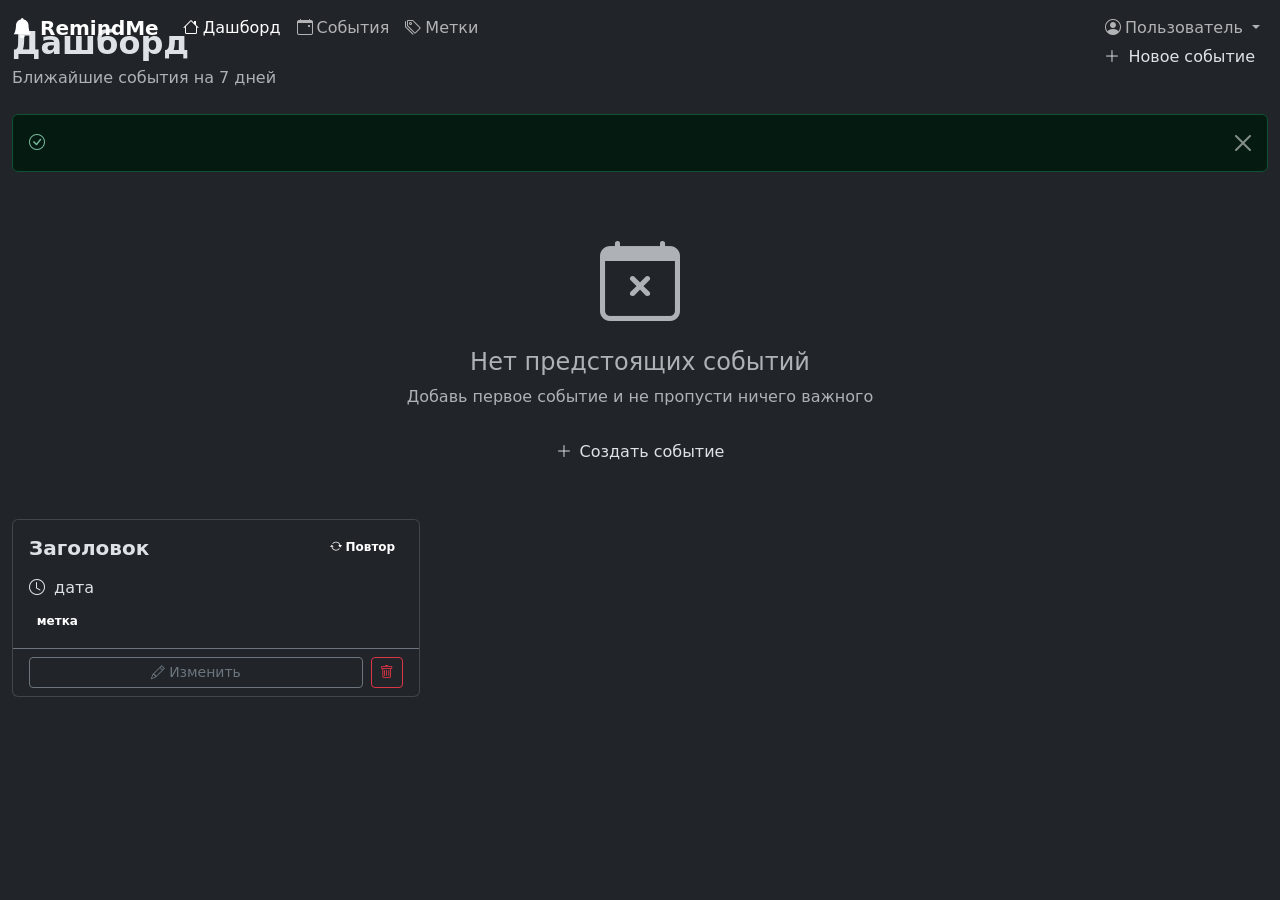
<file: src/main/resources/templates/dashboard/index.html>
<!DOCTYPE html>
<html lang="ru" data-bs-theme="dark"
      xmlns:th="http://www.thymeleaf.org"
      xmlns:sec="http://www.thymeleaf.org/extras/spring-security">
<head>
    <meta charset="UTF-8">
    <meta name="viewport" content="width=device-width, initial-scale=1.0">
    <meta name="_csrf" th:content="${_csrf.token}">
    <title>Дашборд — RemindMe</title>
    <link href="https://cdn.jsdelivr.net/npm/bootstrap@5.3.3/dist/css/bootstrap.min.css" rel="stylesheet">
    <link href="https://cdn.jsdelivr.net/npm/bootstrap-icons@1.11.3/font/bootstrap-icons.min.css" rel="stylesheet">
    <link th:href="@{/css/app.css}" rel="stylesheet">
</head>
<body>

<nav class="navbar navbar-expand-lg rm-navbar fixed-top">
    <div class="container-fluid">
        <a class="navbar-brand fw-bold" th:href="@{/}"><i class="bi bi-bell-fill me-2 text-accent"></i>RemindMe</a>
        <button class="navbar-toggler" type="button" data-bs-toggle="collapse" data-bs-target="#nav">
            <span class="navbar-toggler-icon"></span>
        </button>
        <div class="collapse navbar-collapse" id="nav">
            <ul class="navbar-nav me-auto">
                <li class="nav-item"><a class="nav-link active" th:href="@{/}"><i class="bi bi-house me-1"></i>Дашборд</a></li>
                <li class="nav-item"><a class="nav-link" th:href="@{/events}"><i class="bi bi-calendar-event me-1"></i>События</a></li>
                <li class="nav-item"><a class="nav-link" th:href="@{/labels}"><i class="bi bi-tags me-1"></i>Метки</a></li>
            </ul>
            <ul class="navbar-nav ms-auto">
                <li class="nav-item dropdown">
                    <a class="nav-link dropdown-toggle" href="#" data-bs-toggle="dropdown">
                        <i class="bi bi-person-circle me-1"></i><span sec:authentication="name">Пользователь</span>
                    </a>
                    <ul class="dropdown-menu dropdown-menu-end">
                        <li><a class="dropdown-item" th:href="@{/profile}"><i class="bi bi-gear me-2"></i>Настройки</a></li>
                        <li><hr class="dropdown-divider"></li>
                        <li>
                            <form th:action="@{/logout}" method="post" class="d-inline">
                                <button type="submit" class="dropdown-item text-danger"><i class="bi bi-box-arrow-right me-2"></i>Выйти</button>
                            </form>
                        </li>
                    </ul>
                </li>
            </ul>
        </div>
    </div>
</nav>

<main class="main-content">
    <div class="container-fluid py-4">
        <div class="d-flex align-items-center justify-content-between mb-4">
            <div>
                <h2 class="fw-bold mb-1">Дашборд</h2>
                <p class="text-muted mb-0">Ближайшие события на 7 дней</p>
            </div>
            <a th:href="@{/events/new}" class="btn btn-accent">
                <i class="bi bi-plus-lg me-2"></i>Новое событие
            </a>
        </div>

        <div th:if="${success}" class="alert alert-success alert-dismissible fade show" role="alert">
            <i class="bi bi-check-circle me-2"></i><span th:text="${success}"></span>
            <button type="button" class="btn-close" data-bs-dismiss="alert"></button>
        </div>

        <div th:if="${#lists.isEmpty(upcoming)}" class="text-center py-5 empty-state">
            <i class="bi bi-calendar-x display-1 text-muted"></i>
            <h4 class="mt-3 text-muted">Нет предстоящих событий</h4>
            <p class="text-muted">Добавь первое событие и не пропусти ничего важного</p>
            <a th:href="@{/events/new}" class="btn btn-accent mt-2">
                <i class="bi bi-plus-lg me-2"></i>Создать событие
            </a>
        </div>

        <div class="row g-3" th:unless="${#lists.isEmpty(upcoming)}">
            <div class="col-12 col-md-6 col-xl-4" th:each="event : ${upcoming}">
                <div class="card rm-card event-card h-100">
                    <div class="card-body">
                        <div class="d-flex justify-content-between align-items-start mb-2">
                            <h5 class="card-title mb-0 fw-semibold" th:text="${event.title}">Заголовок</h5>
                            <span class="badge bg-accent" th:if="${event.recurring}">
                                <i class="bi bi-arrow-repeat me-1"></i>Повтор
                            </span>
                        </div>
                        <p class="card-text text-muted small" th:text="${event.description}"></p>
                        <div class="event-time mt-2">
                            <i class="bi bi-clock me-1 text-accent"></i>
                            <span th:attr="data-utc=${event.nextOccurrenceAt}" th:text="${event.nextOccurrenceDisplay()}">дата</span>
                        </div>
                        <div class="mt-2" th:unless="${#lists.isEmpty(event.labelIds)}">
                            <th:block th:each="labelId : ${event.labelIds}">
                                <th:block th:each="label : ${labels}">
                                    <span th:if="${label.id == labelId}"
                                          class="badge label-badge me-1"
                                          th:style="'background-color:' + ${label.color}"
                                          th:text="${label.name}">метка</span>
                                </th:block>
                            </th:block>
                        </div>
                    </div>
                    <div class="card-footer bg-transparent border-top border-secondary d-flex gap-2">
                        <a th:href="@{/events/{id}/edit(id=${event.id})}" class="btn btn-sm btn-outline-secondary flex-grow-1">
                            <i class="bi bi-pencil me-1"></i>Изменить
                        </a>
                        <button class="btn btn-sm btn-outline-danger"
                                th:attr="data-event-id=${event.id}"
                                onclick="deleteEvent(this)">
                            <i class="bi bi-trash"></i>
                        </button>
                    </div>
                </div>
            </div>
        </div>
    </div>
</main>

<script src="https://cdn.jsdelivr.net/npm/bootstrap@5.3.3/dist/js/bootstrap.bundle.min.js"></script>
<script th:src="@{/js/app.js}"></script>
</body>
</html>
</file>
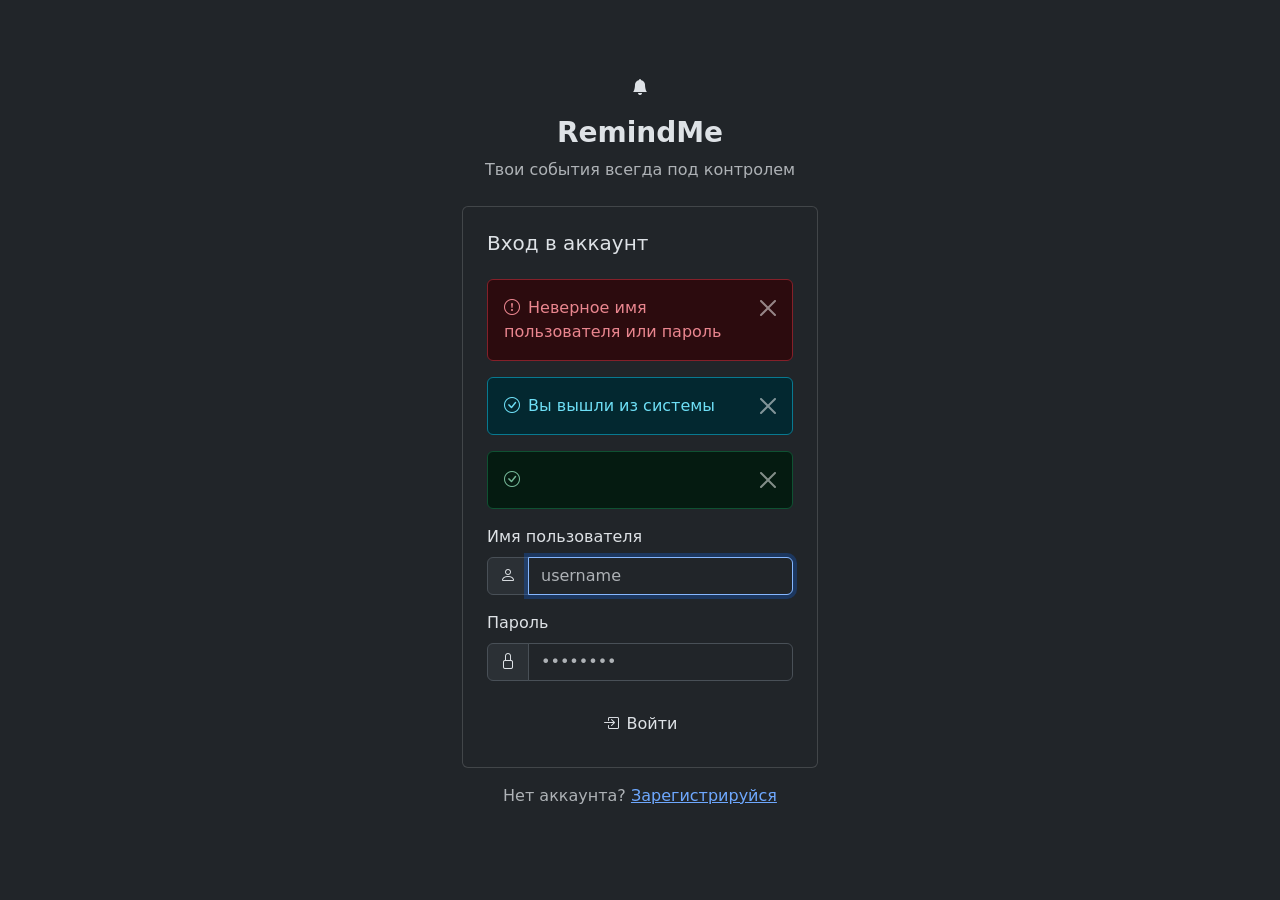
<file: src/main/resources/templates/auth/login.html>
<!DOCTYPE html>
<html lang="ru" data-bs-theme="dark" xmlns:th="http://www.thymeleaf.org">
<head>
    <meta charset="UTF-8">
    <meta name="viewport" content="width=device-width, initial-scale=1.0">
    <title>Вход — RemindMe</title>
    <link href="https://cdn.jsdelivr.net/npm/bootstrap@5.3.3/dist/css/bootstrap.min.css" rel="stylesheet">
    <link href="https://cdn.jsdelivr.net/npm/bootstrap-icons@1.11.3/font/bootstrap-icons.min.css" rel="stylesheet">
    <link th:href="@{/css/app.css}" rel="stylesheet">
</head>
<body class="auth-page">
<div class="container">
    <div class="row justify-content-center align-items-center min-vh-100">
        <div class="col-12 col-sm-8 col-md-6 col-lg-4">
            <div class="text-center mb-4">
                <div class="brand-icon mb-3">
                    <i class="bi bi-bell-fill"></i>
                </div>
                <h1 class="h3 fw-bold text-gradient">RemindMe</h1>
                <p class="text-muted">Твои события всегда под контролем</p>
            </div>

            <div class="card rm-card">
                <div class="card-body p-4">
                    <h5 class="card-title mb-4">Вход в аккаунт</h5>

                    <div th:if="${param.error}" class="alert alert-danger alert-dismissible fade show" role="alert">
                        <i class="bi bi-exclamation-circle me-2"></i>Неверное имя пользователя или пароль
                        <button type="button" class="btn-close" data-bs-dismiss="alert"></button>
                    </div>
                    <div th:if="${param.logout}" class="alert alert-info alert-dismissible fade show" role="alert">
                        <i class="bi bi-check-circle me-2"></i>Вы вышли из системы
                        <button type="button" class="btn-close" data-bs-dismiss="alert"></button>
                    </div>
                    <div th:if="${success}" class="alert alert-success alert-dismissible fade show" role="alert">
                        <i class="bi bi-check-circle me-2"></i><span th:text="${success}"></span>
                        <button type="button" class="btn-close" data-bs-dismiss="alert"></button>
                    </div>

                    <form th:action="@{/login}" method="post">
                        <div class="mb-3">
                            <label class="form-label">Имя пользователя</label>
                            <div class="input-group">
                                <span class="input-group-text"><i class="bi bi-person"></i></span>
                                <input type="text" name="username" class="form-control" placeholder="username" autofocus required>
                            </div>
                        </div>
                        <div class="mb-4">
                            <label class="form-label">Пароль</label>
                            <div class="input-group">
                                <span class="input-group-text"><i class="bi bi-lock"></i></span>
                                <input type="password" name="password" class="form-control" placeholder="••••••••" required>
                            </div>
                        </div>
                        <button type="submit" class="btn btn-accent w-100">
                            <i class="bi bi-box-arrow-in-right me-2"></i>Войти
                        </button>
                    </form>
                </div>
            </div>

            <p class="text-center mt-3 text-muted">
                Нет аккаунта? <a th:href="@{/register}" class="text-accent">Зарегистрируйся</a>
            </p>
        </div>
    </div>
</div>
<script src="https://cdn.jsdelivr.net/npm/bootstrap@5.3.3/dist/js/bootstrap.bundle.min.js"></script>
</body>
</html>
</file>
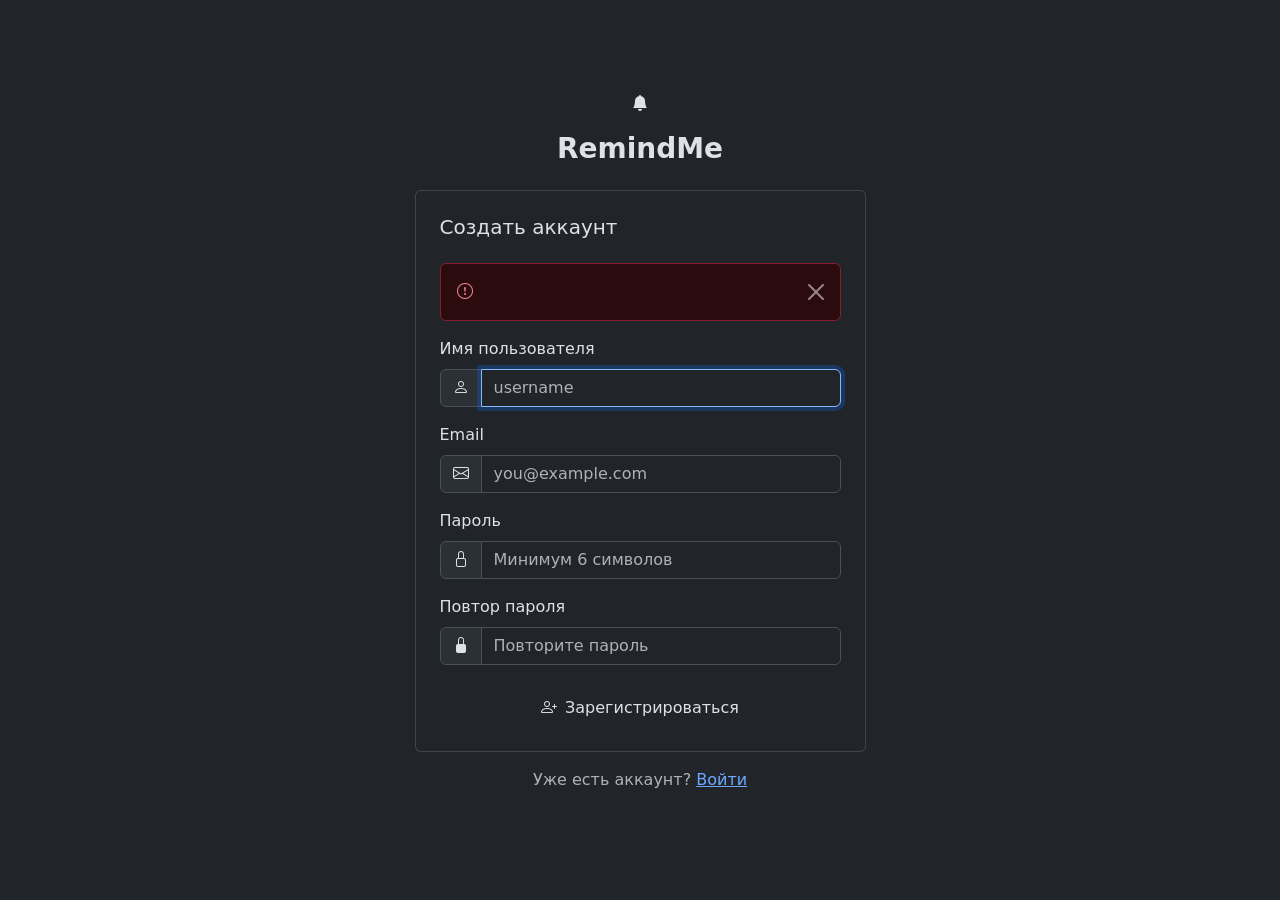
<file: src/main/resources/templates/auth/register.html>
<!DOCTYPE html>
<html lang="ru" data-bs-theme="dark" xmlns:th="http://www.thymeleaf.org">
<head>
    <meta charset="UTF-8">
    <meta name="viewport" content="width=device-width, initial-scale=1.0">
    <title>Регистрация — RemindMe</title>
    <link href="https://cdn.jsdelivr.net/npm/bootstrap@5.3.3/dist/css/bootstrap.min.css" rel="stylesheet">
    <link href="https://cdn.jsdelivr.net/npm/bootstrap-icons@1.11.3/font/bootstrap-icons.min.css" rel="stylesheet">
    <link th:href="@{/css/app.css}" rel="stylesheet">
</head>
<body class="auth-page">
<div class="container">
    <div class="row justify-content-center align-items-center min-vh-100">
        <div class="col-12 col-sm-9 col-md-6 col-lg-5">
            <div class="text-center mb-4">
                <div class="brand-icon mb-3">
                    <i class="bi bi-bell-fill"></i>
                </div>
                <h1 class="h3 fw-bold text-gradient">RemindMe</h1>
            </div>

            <div class="card rm-card">
                <div class="card-body p-4">
                    <h5 class="card-title mb-4">Создать аккаунт</h5>

                    <div th:if="${error}" class="alert alert-danger alert-dismissible fade show" role="alert">
                        <i class="bi bi-exclamation-circle me-2"></i><span th:text="${error}"></span>
                        <button type="button" class="btn-close" data-bs-dismiss="alert"></button>
                    </div>

                    <form th:action="@{/register}" method="post" th:object="${registerRequest}">
                        <div class="mb-3">
                            <label class="form-label">Имя пользователя</label>
                            <div class="input-group">
                                <span class="input-group-text"><i class="bi bi-person"></i></span>
                                <input type="text" th:field="*{username}" class="form-control" placeholder="username" autofocus required minlength="3" maxlength="50">
                            </div>
                        </div>
                        <div class="mb-3">
                            <label class="form-label">Email</label>
                            <div class="input-group">
                                <span class="input-group-text"><i class="bi bi-envelope"></i></span>
                                <input type="email" th:field="*{email}" class="form-control" placeholder="you@example.com" required>
                            </div>
                        </div>
                        <div class="mb-3">
                            <label class="form-label">Пароль</label>
                            <div class="input-group">
                                <span class="input-group-text"><i class="bi bi-lock"></i></span>
                                <input type="password" th:field="*{password}" class="form-control" placeholder="Минимум 6 символов" required minlength="6">
                            </div>
                        </div>
                        <div class="mb-4">
                            <label class="form-label">Повтор пароля</label>
                            <div class="input-group">
                                <span class="input-group-text"><i class="bi bi-lock-fill"></i></span>
                                <input type="password" th:field="*{confirmPassword}" class="form-control" placeholder="Повторите пароль" required>
                            </div>
                        </div>
                        <button type="submit" class="btn btn-accent w-100">
                            <i class="bi bi-person-plus me-2"></i>Зарегистрироваться
                        </button>
                    </form>
                </div>
            </div>

            <p class="text-center mt-3 text-muted">
                Уже есть аккаунт? <a th:href="@{/login}" class="text-accent">Войти</a>
            </p>
        </div>
    </div>
</div>
<script src="https://cdn.jsdelivr.net/npm/bootstrap@5.3.3/dist/js/bootstrap.bundle.min.js"></script>
</body>
</html>
</file>
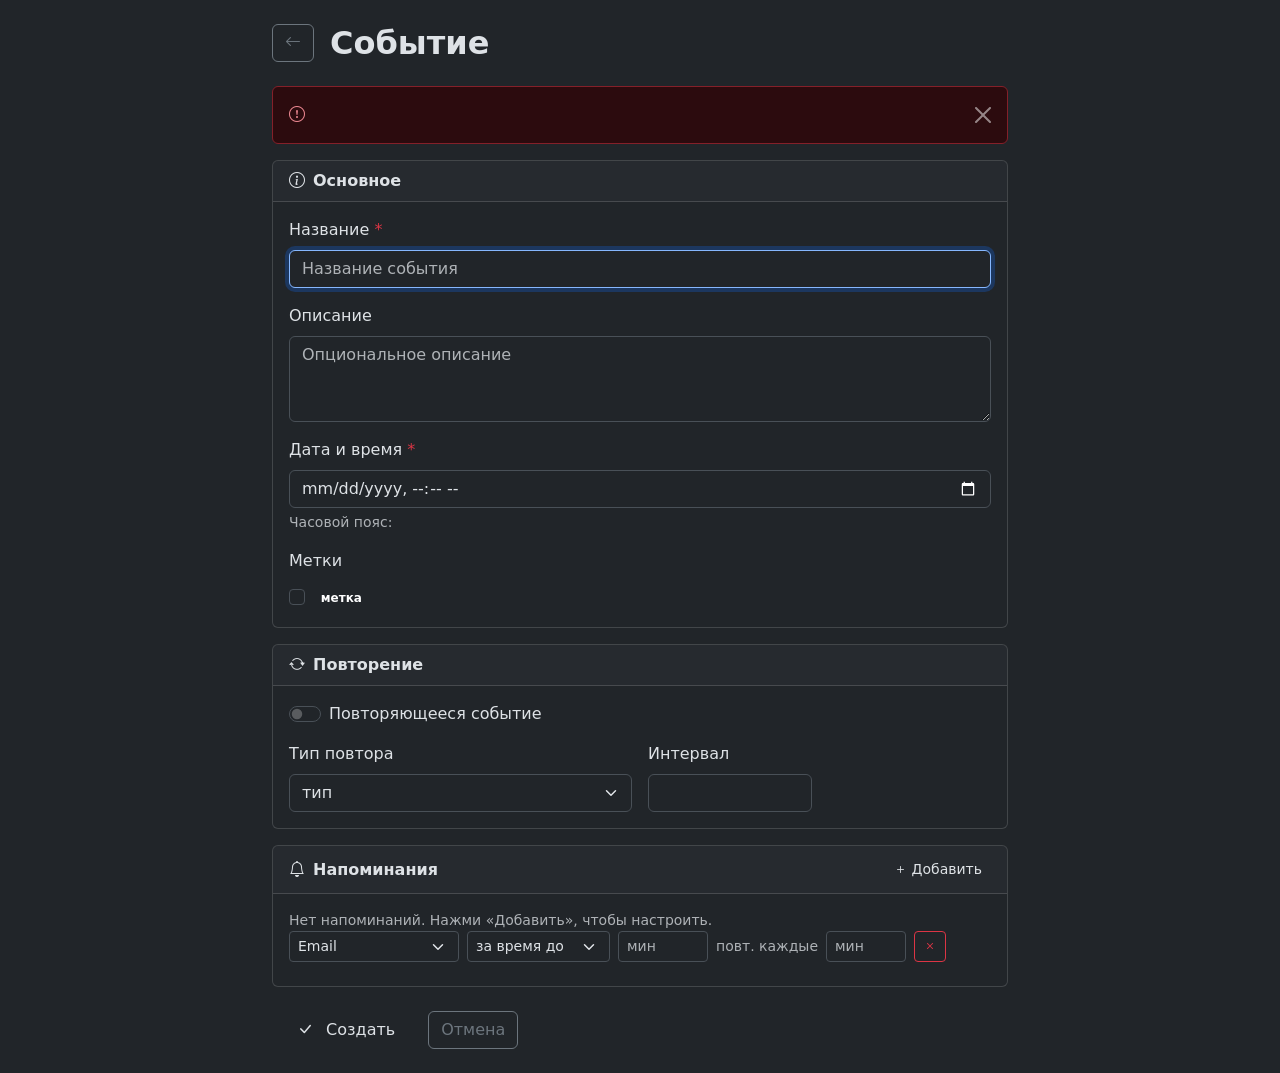
<file: src/main/resources/templates/events/form.html>
<!DOCTYPE html>
<html lang="ru" data-bs-theme="dark" xmlns:th="http://www.thymeleaf.org">
<head>
    <meta charset="UTF-8">
    <meta name="viewport" content="width=device-width, initial-scale=1.0">
    <meta name="_csrf" th:content="${_csrf.token}">
    <title th:text="${editing} ? 'Редактировать событие — RemindMe' : 'Новое событие — RemindMe'">Событие</title>
    <link href="https://cdn.jsdelivr.net/npm/bootstrap@5.3.3/dist/css/bootstrap.min.css" rel="stylesheet">
    <link href="https://cdn.jsdelivr.net/npm/bootstrap-icons@1.11.3/font/bootstrap-icons.min.css" rel="stylesheet">
    <link th:href="@{/css/app.css}" rel="stylesheet">
</head>
<body>

<div th:replace="~{layout/navbar :: navbar}"></div>

<main class="main-content">
    <div class="container py-4" style="max-width: 760px;">
        <div class="d-flex align-items-center mb-4">
            <a href="javascript:history.back()" class="btn btn-outline-secondary me-3">
                <i class="bi bi-arrow-left"></i>
            </a>
            <h2 class="fw-bold mb-0" th:text="${editing} ? 'Редактировать событие' : 'Новое событие'">Событие</h2>
        </div>

        <div th:if="${error}" class="alert alert-danger alert-dismissible fade show" role="alert">
            <i class="bi bi-exclamation-circle me-2"></i><span th:text="${error}"></span>
            <button type="button" class="btn-close" data-bs-dismiss="alert"></button>
        </div>

        <form th:action="${editing} ? @{/events/{id}/edit(id=${event.id})} : @{/events/new}" method="post">
            <input type="hidden" name="timezone" id="timezoneField"
                   th:value="${event?.timezone}">

            <div class="card rm-card mb-3">
                <div class="card-header fw-semibold"><i class="bi bi-info-circle me-2"></i>Основное</div>
                <div class="card-body">
                    <div class="mb-3">
                        <label class="form-label">Название <span class="text-danger">*</span></label>
                        <input type="text" name="title" class="form-control"
                               th:value="${event?.title}" placeholder="Название события" required maxlength="200" autofocus>
                    </div>
                    <div class="mb-3">
                        <label class="form-label">Описание</label>
                        <textarea name="description" class="form-control" rows="3"
                                  placeholder="Опциональное описание" th:text="${event?.description}"></textarea>
                    </div>
                    <div class="mb-3">
                        <label class="form-label">Дата и время <span class="text-danger">*</span></label>
                        <input type="datetime-local" name="eventAt" class="form-control" required
                               th:value="${event != null} ? ${event.eventAtInput()} : ''">
                        <div class="form-text">Часовой пояс: <span id="clientTimezone"></span></div>
                    </div>
                    <div th:unless="${#lists.isEmpty(labels)}">
                        <label class="form-label">Метки</label>
                        <div class="d-flex flex-wrap gap-2 mt-1">
                            <div th:each="label : ${labels}" class="form-check">
                                <input class="form-check-input" type="checkbox" name="labelIds"
                                       th:value="${label.id}" th:id="'lbl-' + ${label.id}"
                                       th:checked="${event != null and event.labelIds.contains(label.id)}">
                                <label class="form-check-label" th:for="'lbl-' + ${label.id}">
                                    <span class="badge label-badge"
                                          th:style="'background-color:' + ${label.color}"
                                          th:text="${label.name}">метка</span>
                                </label>
                            </div>
                        </div>
                    </div>
                </div>
            </div>

            <div class="card rm-card mb-3">
                <div class="card-header fw-semibold"><i class="bi bi-arrow-repeat me-2"></i>Повторение</div>
                <div class="card-body">
                    <div class="form-check form-switch mb-3">
                        <input class="form-check-input" type="checkbox" id="recurringSwitch" name="recurring"
                               th:checked="${event?.recurring}"
                               onchange="toggleRecurrence(this.checked)">
                        <label class="form-check-label" for="recurringSwitch">Повторяющееся событие</label>
                    </div>
                    <div id="recurrenceFields" th:classappend="${event?.recurring} ? '' : ' d-none'">
                        <div class="row g-3">
                            <div class="col-sm-6">
                                <label class="form-label">Тип повтора</label>
                                <select name="recurrenceType" class="form-select">
                                    <option th:each="rt : ${recurrenceTypes}"
                                            th:value="${rt.name()}"
                                            th:text="${rt.displayName()}"
                                            th:selected="${event?.recurrenceType == rt}">тип</option>
                                </select>
                            </div>
                            <div class="col-sm-3">
                                <label class="form-label">Интервал</label>
                                <input type="number" name="recurrenceInterval" class="form-control" min="1"
                                       th:value="${event?.recurrenceInterval ?: 1}">
                            </div>
                        </div>
                    </div>
                </div>
            </div>

            <div class="card rm-card mb-4">
                <div class="card-header d-flex justify-content-between align-items-center">
                    <span class="fw-semibold"><i class="bi bi-bell me-2"></i>Напоминания</span>
                    <button type="button" class="btn btn-sm btn-outline-accent" onclick="addRuleRow()">
                        <i class="bi bi-plus me-1"></i>Добавить
                    </button>
                </div>
                <div class="card-body">
                    <div id="rulesContainer">
                        <p class="text-muted small mb-0" id="noRulesHint"
                           th:if="${rules == null or #lists.isEmpty(rules)}">
                            Нет напоминаний. Нажми «Добавить», чтобы настроить.
                        </p>
                        <div th:each="rule : ${rules}" class="rule-row d-flex gap-2 align-items-center mb-2">
                            <select name="ruleChannels" class="form-select form-select-sm w-auto">
                                <option value="EMAIL" th:selected="${rule.channel.name() == 'EMAIL'}">Email</option>
                                <option value="TELEGRAM" th:selected="${rule.channel.name() == 'TELEGRAM'}">Telegram</option>
                                <option value="BOTH">Email + Telegram</option>
                            </select>
                            <select name="ruleNotifyTypes" class="form-select form-select-sm w-auto" onchange="toggleMinutes(this)">
                                <option value="BEFORE" th:selected="${rule.notifyType.name() == 'BEFORE'}">за время до</option>
                                <option value="START_OF_DAY" th:selected="${rule.notifyType.name() == 'START_OF_DAY'}">в начале дня</option>
                            </select>
                            <input type="number" name="ruleMinutes" class="form-control form-control-sm"
                                   style="width:90px" placeholder="мин" min="0"
                                   th:value="${rule.notifyBeforeMinutes}"
                                   th:classappend="${rule.notifyType.name() == 'START_OF_DAY'} ? ' d-none' : ''">
                            <span class="text-muted small text-nowrap"
                                  th:classappend="${rule.notifyType.name() == 'START_OF_DAY'} ? ' d-none' : ''">повт. каждые</span>
                            <input type="number" name="ruleRepeatIntervals" class="form-control form-control-sm"
                                   style="width:80px" placeholder="мин" min="1"
                                   th:value="${rule.repeatIntervalMinutes}"
                                   th:classappend="${rule.notifyType.name() == 'START_OF_DAY'} ? ' d-none' : ''">
                            <button type="button" class="btn btn-sm btn-outline-danger"
                                    onclick="this.closest('.rule-row').remove(); checkNoRules()">
                                <i class="bi bi-x"></i>
                            </button>
                        </div>
                    </div>
                </div>
            </div>

            <div class="d-flex gap-2">
                <button type="submit" class="btn btn-accent px-4">
                    <i class="bi bi-check-lg me-2"></i>
                    <span th:text="${editing} ? 'Сохранить' : 'Создать'">Создать</span>
                </button>
                <a href="javascript:history.back()" class="btn btn-outline-secondary">Отмена</a>
            </div>
        </form>
    </div>
</main>

<script src="https://cdn.jsdelivr.net/npm/bootstrap@5.3.3/dist/js/bootstrap.bundle.min.js"></script>
<script th:src="@{/js/app.js}"></script>
</body>
</html>
</file>
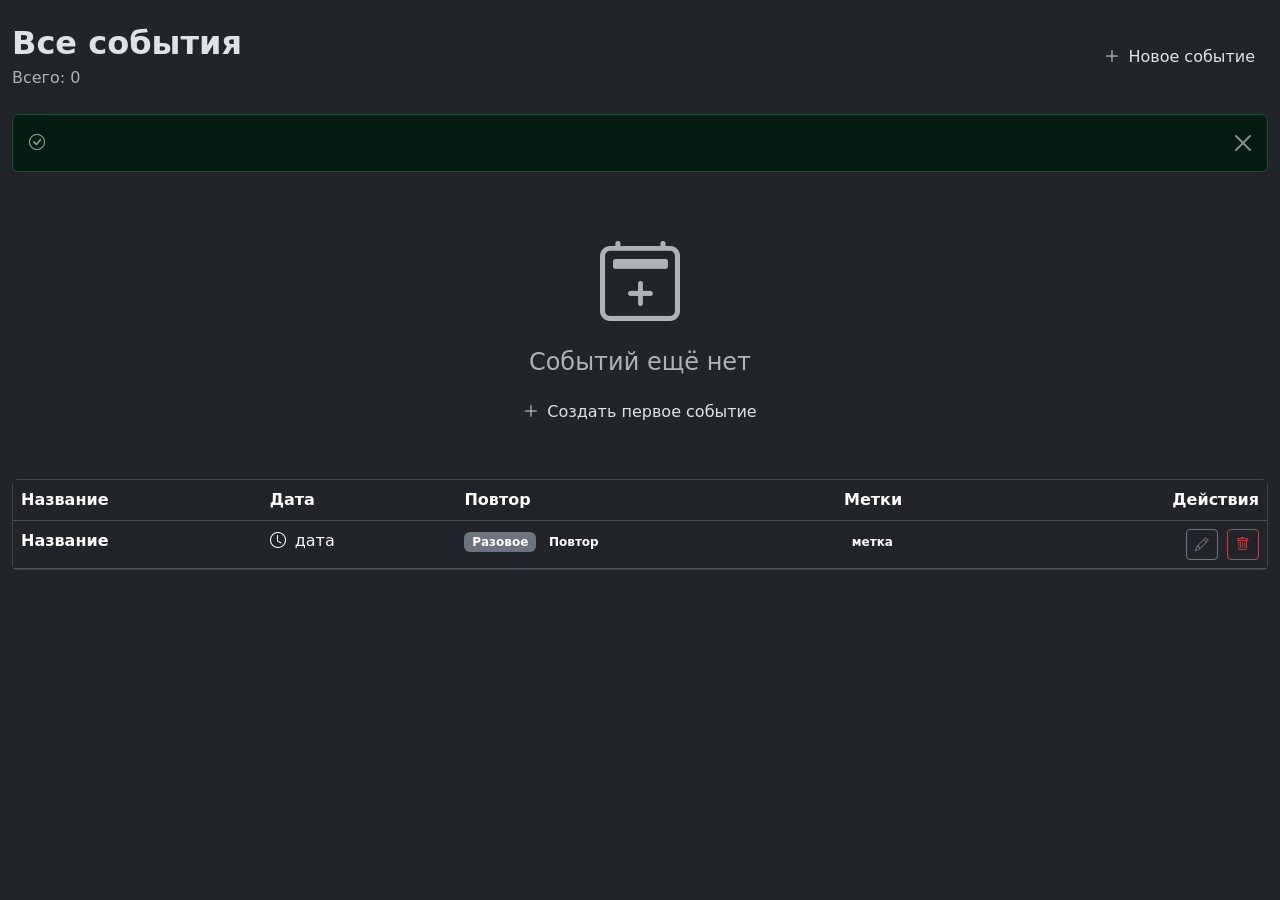
<file: src/main/resources/templates/events/list.html>
<!DOCTYPE html>
<html lang="ru" data-bs-theme="dark" xmlns:th="http://www.thymeleaf.org">
<head>
    <meta charset="UTF-8">
    <meta name="viewport" content="width=device-width, initial-scale=1.0">
    <meta name="_csrf" th:content="${_csrf.token}">
    <title>События — RemindMe</title>
    <link href="https://cdn.jsdelivr.net/npm/bootstrap@5.3.3/dist/css/bootstrap.min.css" rel="stylesheet">
    <link href="https://cdn.jsdelivr.net/npm/bootstrap-icons@1.11.3/font/bootstrap-icons.min.css" rel="stylesheet">
    <link th:href="@{/css/app.css}" rel="stylesheet">
</head>
<body>

<div th:replace="~{layout/navbar :: navbar}"></div>

<main class="main-content">
    <div class="container-fluid py-4">
        <div class="d-flex align-items-center justify-content-between mb-4">
            <div>
                <h2 class="fw-bold mb-1">Все события</h2>
                <p class="text-muted mb-0" th:text="'Всего: ' + ${#lists.size(events)}">Всего: 0</p>
            </div>
            <a th:href="@{/events/new}" class="btn btn-accent">
                <i class="bi bi-plus-lg me-2"></i>Новое событие
            </a>
        </div>

        <div th:if="${success}" class="alert alert-success alert-dismissible fade show" role="alert">
            <i class="bi bi-check-circle me-2"></i><span th:text="${success}"></span>
            <button type="button" class="btn-close" data-bs-dismiss="alert"></button>
        </div>

        <div th:if="${#lists.isEmpty(events)}" class="text-center py-5 empty-state">
            <i class="bi bi-calendar2-plus display-1 text-muted"></i>
            <h4 class="mt-3 text-muted">Событий ещё нет</h4>
            <a th:href="@{/events/new}" class="btn btn-accent mt-2">
                <i class="bi bi-plus-lg me-2"></i>Создать первое событие
            </a>
        </div>

        <div class="card rm-card" th:unless="${#lists.isEmpty(events)}">
            <div class="table-responsive">
                <table class="table table-dark table-hover mb-0">
                    <thead>
                    <tr>
                        <th>Название</th>
                        <th>Дата</th>
                        <th>Повтор</th>
                        <th>Метки</th>
                        <th class="text-end">Действия</th>
                    </tr>
                    </thead>
                    <tbody>
                    <tr th:each="event : ${events}">
                        <td>
                            <div class="fw-semibold" th:text="${event.title}">Название</div>
                            <div class="text-muted small" th:text="${event.description}"></div>
                        </td>
                        <td>
                            <i class="bi bi-clock me-1 text-accent"></i>
                            <span th:attr="data-utc=${event.nextOccurrenceAt}" th:text="${event.nextOccurrenceDisplay()}">дата</span>
                        </td>
                        <td>
                            <span class="badge bg-secondary" th:if="${!event.recurring}">Разовое</span>
                            <span class="badge bg-accent" th:if="${event.recurring}" th:text="${event.recurrenceType.displayName()}">Повтор</span>
                        </td>
                        <td>
                            <th:block th:each="labelId : ${event.labelIds}">
                                <th:block th:each="label : ${labels}">
                                    <span th:if="${label.id == labelId}"
                                          class="badge label-badge me-1"
                                          th:style="'background-color:' + ${label.color}"
                                          th:text="${label.name}">метка</span>
                                </th:block>
                            </th:block>
                        </td>
                        <td class="text-end">
                            <a th:href="@{/events/{id}/edit(id=${event.id})}" class="btn btn-sm btn-outline-secondary me-1">
                                <i class="bi bi-pencil"></i>
                            </a>
                            <button class="btn btn-sm btn-outline-danger"
                                    th:attr="data-event-id=${event.id}"
                                    onclick="deleteEvent(this)">
                                <i class="bi bi-trash"></i>
                            </button>
                        </td>
                    </tr>
                    </tbody>
                </table>
            </div>
        </div>
    </div>
</main>

<script src="https://cdn.jsdelivr.net/npm/bootstrap@5.3.3/dist/js/bootstrap.bundle.min.js"></script>
<script th:src="@{/js/app.js}"></script>
</body>
</html>
</file>
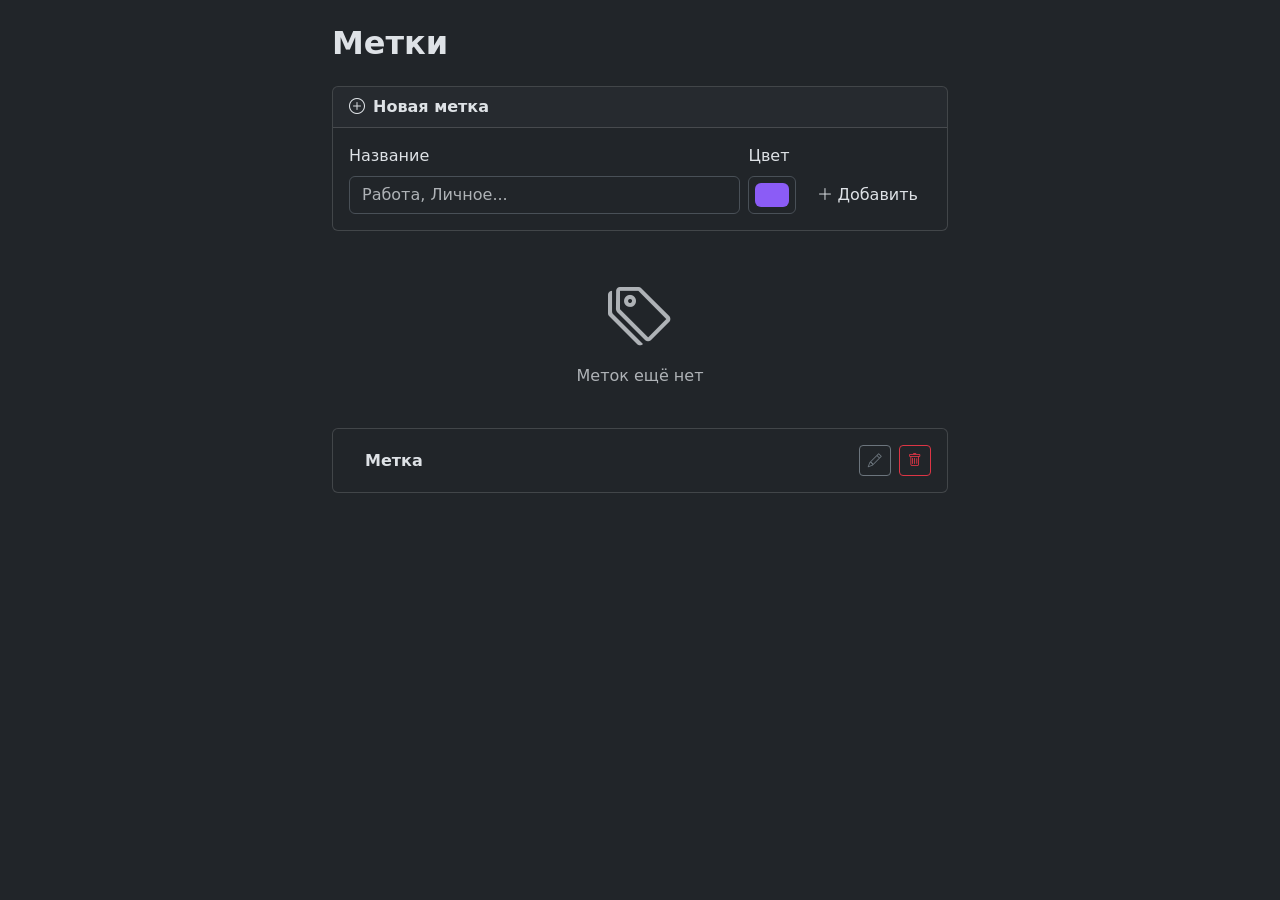
<file: src/main/resources/templates/labels/list.html>
<!DOCTYPE html>
<html lang="ru" data-bs-theme="dark" xmlns:th="http://www.thymeleaf.org">
<head>
    <meta charset="UTF-8">
    <meta name="viewport" content="width=device-width, initial-scale=1.0">
    <meta name="_csrf" th:content="${_csrf.token}">
    <title>Метки — RemindMe</title>
    <link href="https://cdn.jsdelivr.net/npm/bootstrap@5.3.3/dist/css/bootstrap.min.css" rel="stylesheet">
    <link href="https://cdn.jsdelivr.net/npm/bootstrap-icons@1.11.3/font/bootstrap-icons.min.css" rel="stylesheet">
    <link th:href="@{/css/app.css}" rel="stylesheet">
</head>
<body>

<div th:replace="~{layout/navbar :: navbar}"></div>

<main class="main-content">
    <div class="container py-4" style="max-width: 640px;">
        <h2 class="fw-bold mb-4">Метки</h2>

        <div class="card rm-card mb-4">
            <div class="card-header fw-semibold"><i class="bi bi-plus-circle me-2"></i>Новая метка</div>
            <div class="card-body">
                <form th:action="@{/labels}" method="post" class="d-flex gap-2 align-items-end flex-wrap">
                    <div class="flex-grow-1">
                        <label class="form-label">Название</label>
                        <input type="text" name="name" class="form-control" placeholder="Работа, Личное..." required maxlength="50">
                    </div>
                    <div>
                        <label class="form-label">Цвет</label>
                        <input type="color" name="color" class="form-control form-control-color" value="#8b5cf6">
                    </div>
                    <button type="submit" class="btn btn-accent align-self-end">
                        <i class="bi bi-plus-lg me-1"></i>Добавить
                    </button>
                </form>
            </div>
        </div>

        <div th:if="${#lists.isEmpty(labels)}" class="text-center py-4 empty-state">
            <i class="bi bi-tags display-3 text-muted"></i>
            <p class="mt-2 text-muted">Меток ещё нет</p>
        </div>

        <div class="card rm-card" th:unless="${#lists.isEmpty(labels)}">
            <ul class="list-group list-group-flush">
                <li class="list-group-item bg-transparent d-flex align-items-center justify-content-between py-3"
                    th:each="label : ${labels}">
                    <div class="d-flex align-items-center gap-3">
                        <span class="color-dot" th:style="'background-color:' + ${label.color}"></span>
                        <span class="fw-semibold" th:text="${label.name}">Метка</span>
                    </div>
                    <div class="d-flex gap-2">
                        <button class="btn btn-sm btn-outline-secondary"
                                th:attr="data-label-id=${label.id}, data-label-name=${label.name}, data-label-color=${label.color}"
                                onclick="editLabel(this)">
                            <i class="bi bi-pencil"></i>
                        </button>
                        <button class="btn btn-sm btn-outline-danger"
                                th:attr="data-label-id=${label.id}"
                                onclick="deleteLabel(this)">
                            <i class="bi bi-trash"></i>
                        </button>
                    </div>
                </li>
            </ul>
        </div>
    </div>
</main>

<div class="modal fade" id="editLabelModal" tabindex="-1">
    <div class="modal-dialog modal-sm">
        <div class="modal-content rm-card border-0">
            <div class="modal-header">
                <h5 class="modal-title">Редактировать метку</h5>
                <button type="button" class="btn-close" data-bs-dismiss="modal"></button>
            </div>
            <div class="modal-body">
                <div class="mb-3">
                    <label class="form-label">Название</label>
                    <input type="text" id="editLabelName" class="form-control" maxlength="50">
                </div>
                <div>
                    <label class="form-label">Цвет</label>
                    <input type="color" id="editLabelColor" class="form-control form-control-color">
                </div>
            </div>
            <div class="modal-footer">
                <button type="button" class="btn btn-secondary" data-bs-dismiss="modal">Отмена</button>
                <button type="button" class="btn btn-accent" onclick="saveLabelEdit()">Сохранить</button>
            </div>
        </div>
    </div>
</div>

<script src="https://cdn.jsdelivr.net/npm/bootstrap@5.3.3/dist/js/bootstrap.bundle.min.js"></script>
<script th:src="@{/js/app.js}"></script>
</body>
</html>
</file>
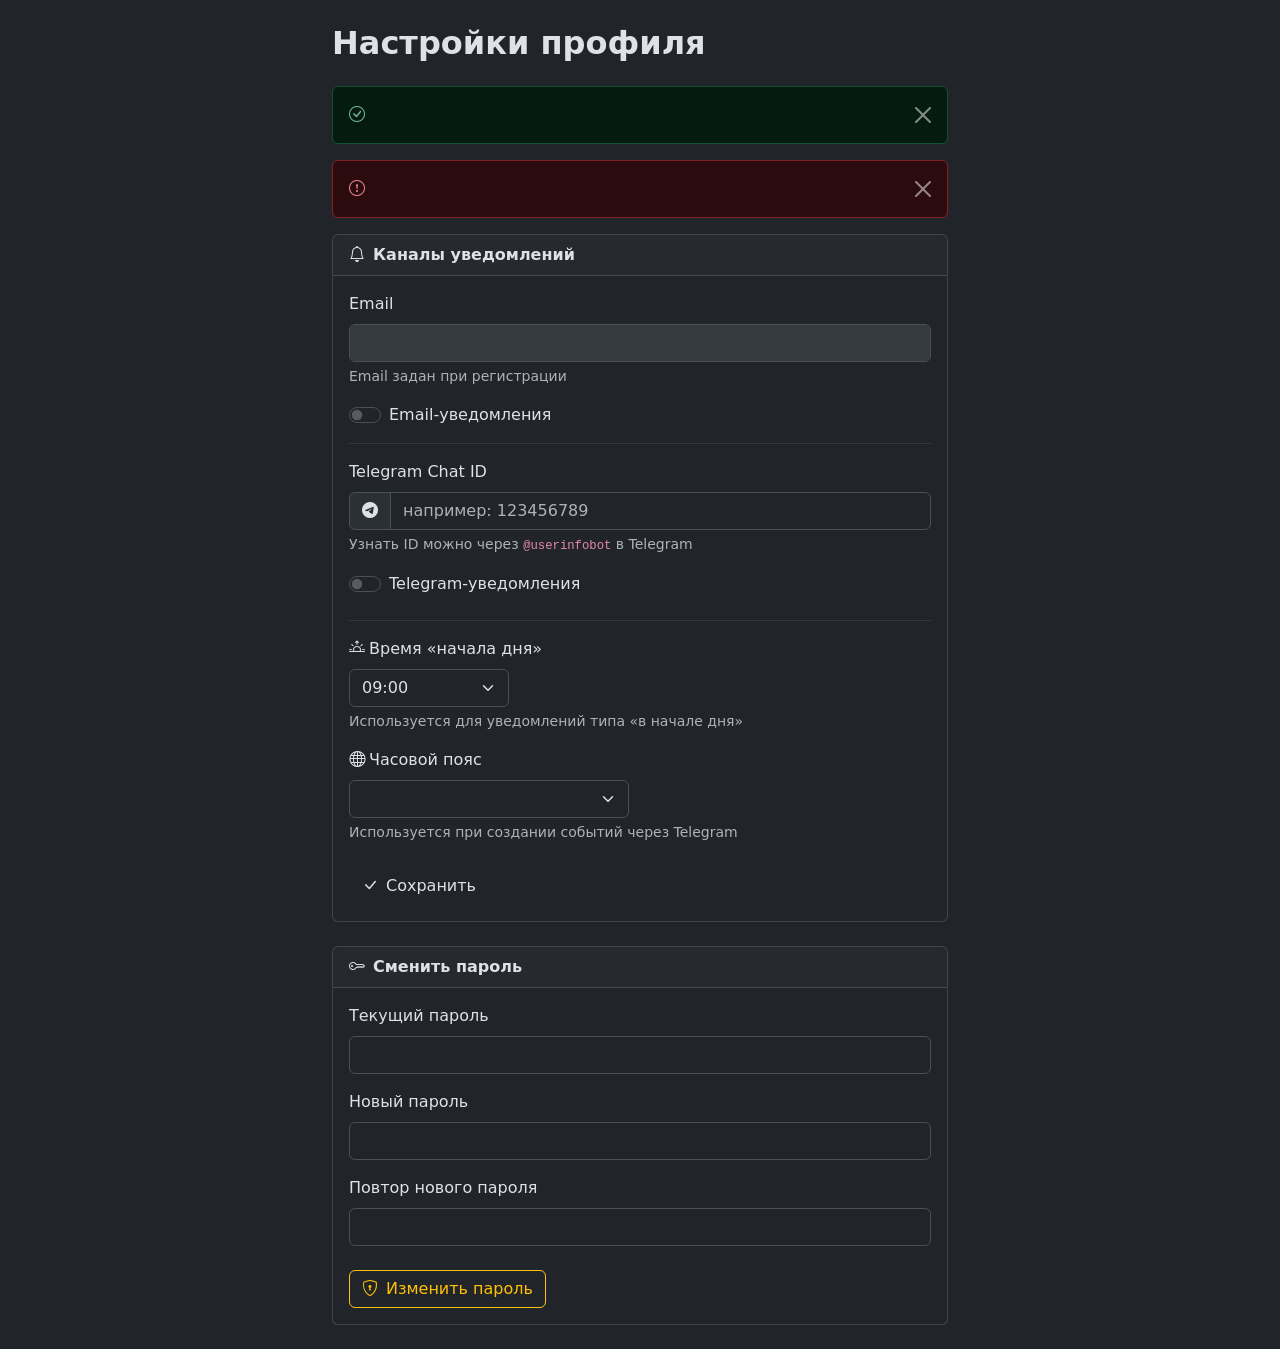
<file: src/main/resources/templates/profile/settings.html>
<!DOCTYPE html>
<html lang="ru" data-bs-theme="dark" xmlns:th="http://www.thymeleaf.org">
<head>
    <meta charset="UTF-8">
    <meta name="viewport" content="width=device-width, initial-scale=1.0">
    <title>Настройки — RemindMe</title>
    <link href="https://cdn.jsdelivr.net/npm/bootstrap@5.3.3/dist/css/bootstrap.min.css" rel="stylesheet">
    <link href="https://cdn.jsdelivr.net/npm/bootstrap-icons@1.11.3/font/bootstrap-icons.min.css" rel="stylesheet">
    <link th:href="@{/css/app.css}" rel="stylesheet">
</head>
<body>

<div th:replace="~{layout/navbar :: navbar}"></div>

<main class="main-content">
    <div class="container py-4" style="max-width: 640px;">
        <h2 class="fw-bold mb-4">Настройки профиля</h2>

        <div th:if="${success}" class="alert alert-success alert-dismissible fade show" role="alert">
            <i class="bi bi-check-circle me-2"></i><span th:text="${success}"></span>
            <button type="button" class="btn-close" data-bs-dismiss="alert"></button>
        </div>
        <div th:if="${error}" class="alert alert-danger alert-dismissible fade show" role="alert">
            <i class="bi bi-exclamation-circle me-2"></i><span th:text="${error}"></span>
            <button type="button" class="btn-close" data-bs-dismiss="alert"></button>
        </div>

        <div class="card rm-card mb-4">
            <div class="card-header fw-semibold"><i class="bi bi-bell me-2"></i>Каналы уведомлений</div>
            <div class="card-body">
                <form th:action="@{/profile/update}" method="post">
                    <div class="mb-3">
                        <label class="form-label">Email</label>
                        <input type="text" class="form-control" th:value="${user.email}" readonly disabled>
                        <div class="form-text">Email задан при регистрации</div>
                    </div>
                    <div class="mb-3 form-check form-switch">
                        <input class="form-check-input" type="checkbox" id="emailEnabled"
                               name="emailNotificationsEnabled" th:checked="${user.emailNotificationsEnabled}">
                        <label class="form-check-label" for="emailEnabled">Email-уведомления</label>
                    </div>
                    <hr class="border-secondary">
                    <div class="mb-3">
                        <label class="form-label">Telegram Chat ID</label>
                        <div class="input-group">
                            <span class="input-group-text"><i class="bi bi-telegram"></i></span>
                            <input type="text" name="telegramChatId" class="form-control"
                                   th:value="${user.telegramChatId}" placeholder="например: 123456789">
                        </div>
                        <div class="form-text">Узнать ID можно через <code>@userinfobot</code> в Telegram</div>
                    </div>
                    <div class="mb-4 form-check form-switch">
                        <input class="form-check-input" type="checkbox" id="telegramEnabled"
                               name="telegramNotificationsEnabled" th:checked="${user.telegramNotificationsEnabled}">
                        <label class="form-check-label" for="telegramEnabled">Telegram-уведомления</label>
                    </div>
                    <hr class="border-secondary">
                    <div class="mb-3">
                        <label class="form-label"><i class="bi bi-sunrise me-1"></i>Время «начала дня»</label>
                        <select name="startOfDayHour" class="form-select" style="max-width:160px">
                            <option th:each="h : ${#numbers.sequence(0, 23)}"
                                    th:value="${h}"
                                    th:text="${(h < 10 ? '0' : '') + h + ':00'}"
                                    th:selected="${user.startOfDayHour == h}">09:00</option>
                        </select>
                        <div class="form-text">Используется для уведомлений типа «в начале дня»</div>
                    </div>
                    <div class="mb-4">
                        <label class="form-label"><i class="bi bi-globe me-1"></i>Часовой пояс</label>
                        <select name="timezone" class="form-select" style="max-width:280px">
                            <option th:each="tz : ${timezones}"
                                    th:value="${tz}"
                                    th:text="${tz}"
                                    th:selected="${user.timezone == tz}"></option>
                        </select>
                        <div class="form-text">Используется при создании событий через Telegram</div>
                    </div>
                    <button type="submit" class="btn btn-accent">
                        <i class="bi bi-check-lg me-2"></i>Сохранить
                    </button>
                </form>
            </div>
        </div>

        <div class="card rm-card">
            <div class="card-header fw-semibold"><i class="bi bi-key me-2"></i>Сменить пароль</div>
            <div class="card-body">
                <form th:action="@{/profile/change-password}" method="post">
                    <div class="mb-3">
                        <label class="form-label">Текущий пароль</label>
                        <input type="password" name="currentPassword" class="form-control" required>
                    </div>
                    <div class="mb-3">
                        <label class="form-label">Новый пароль</label>
                        <input type="password" name="newPassword" class="form-control" required minlength="6">
                    </div>
                    <div class="mb-4">
                        <label class="form-label">Повтор нового пароля</label>
                        <input type="password" name="confirmNewPassword" class="form-control" required>
                    </div>
                    <button type="submit" class="btn btn-outline-warning">
                        <i class="bi bi-shield-lock me-2"></i>Изменить пароль
                    </button>
                </form>
            </div>
        </div>
    </div>
</main>

<script src="https://cdn.jsdelivr.net/npm/bootstrap@5.3.3/dist/js/bootstrap.bundle.min.js"></script>
<script th:src="@{/js/app.js}"></script>
</body>
</html>
</file>
